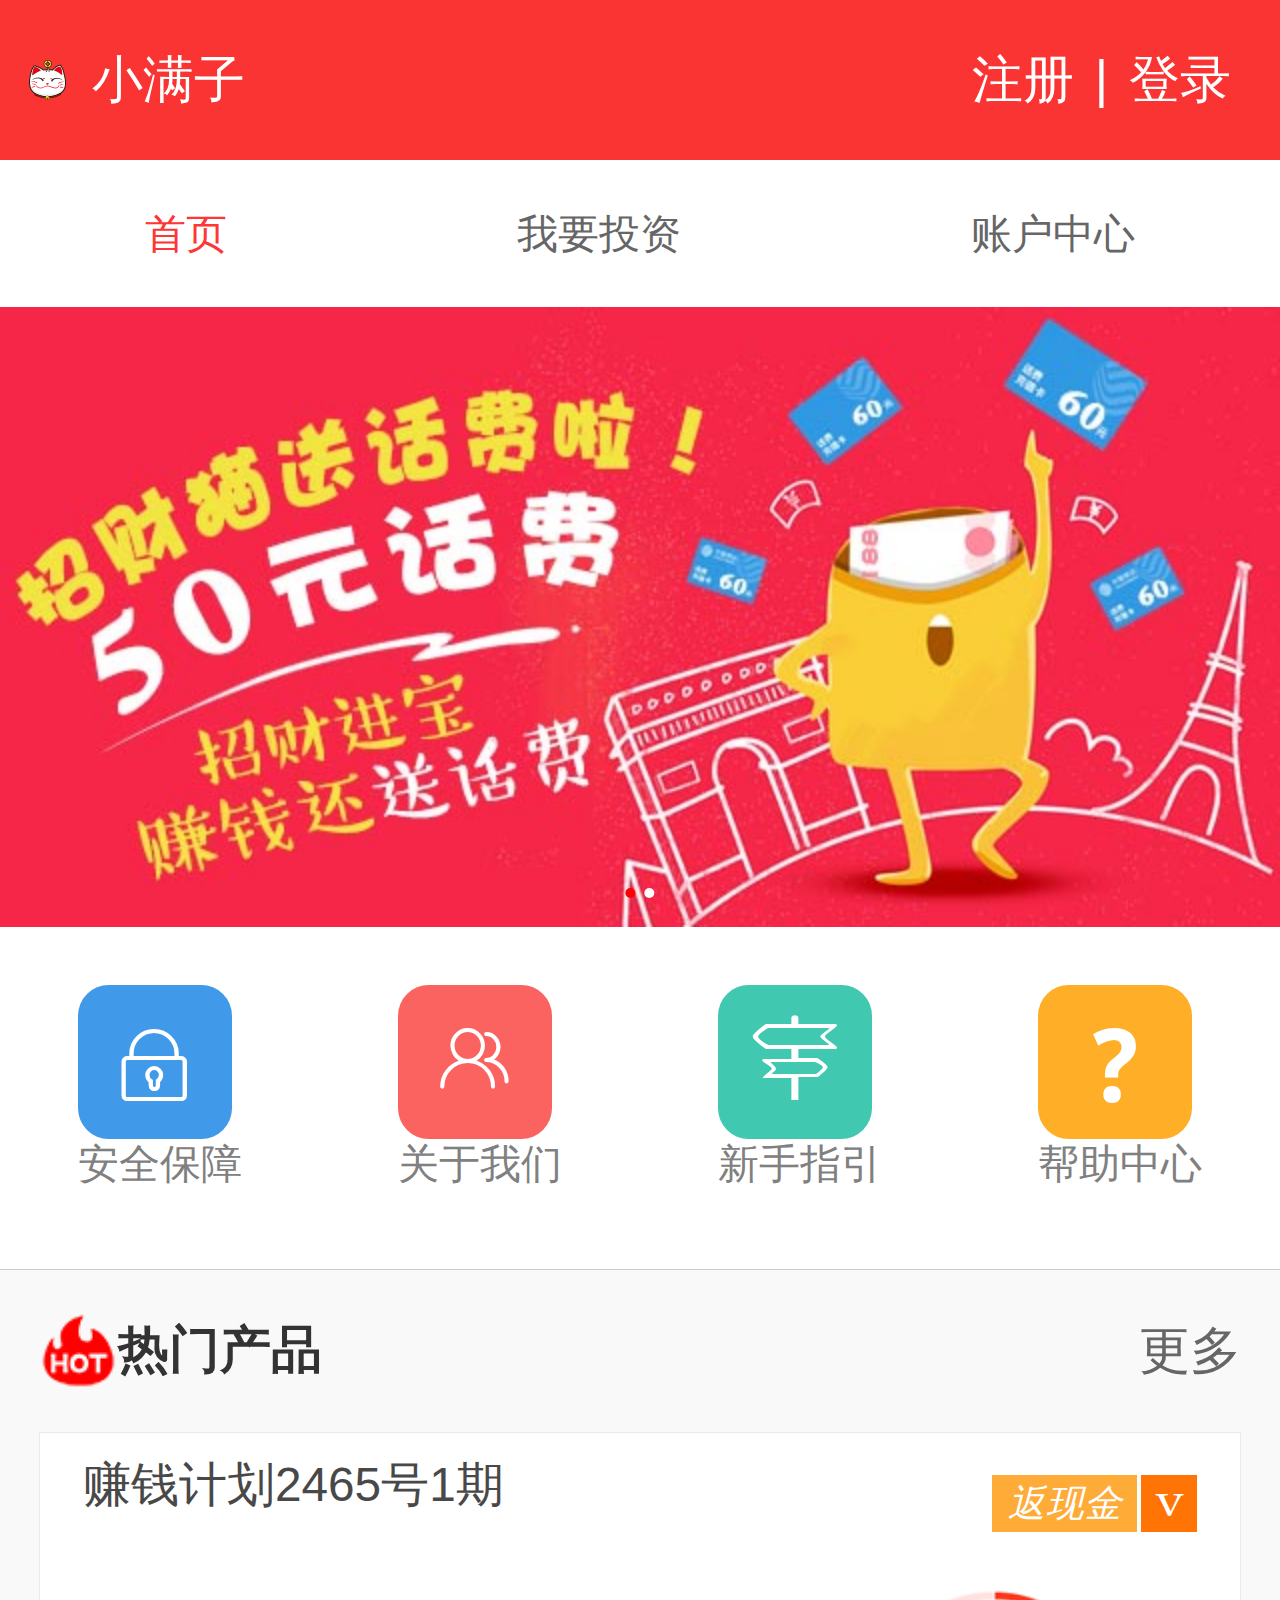
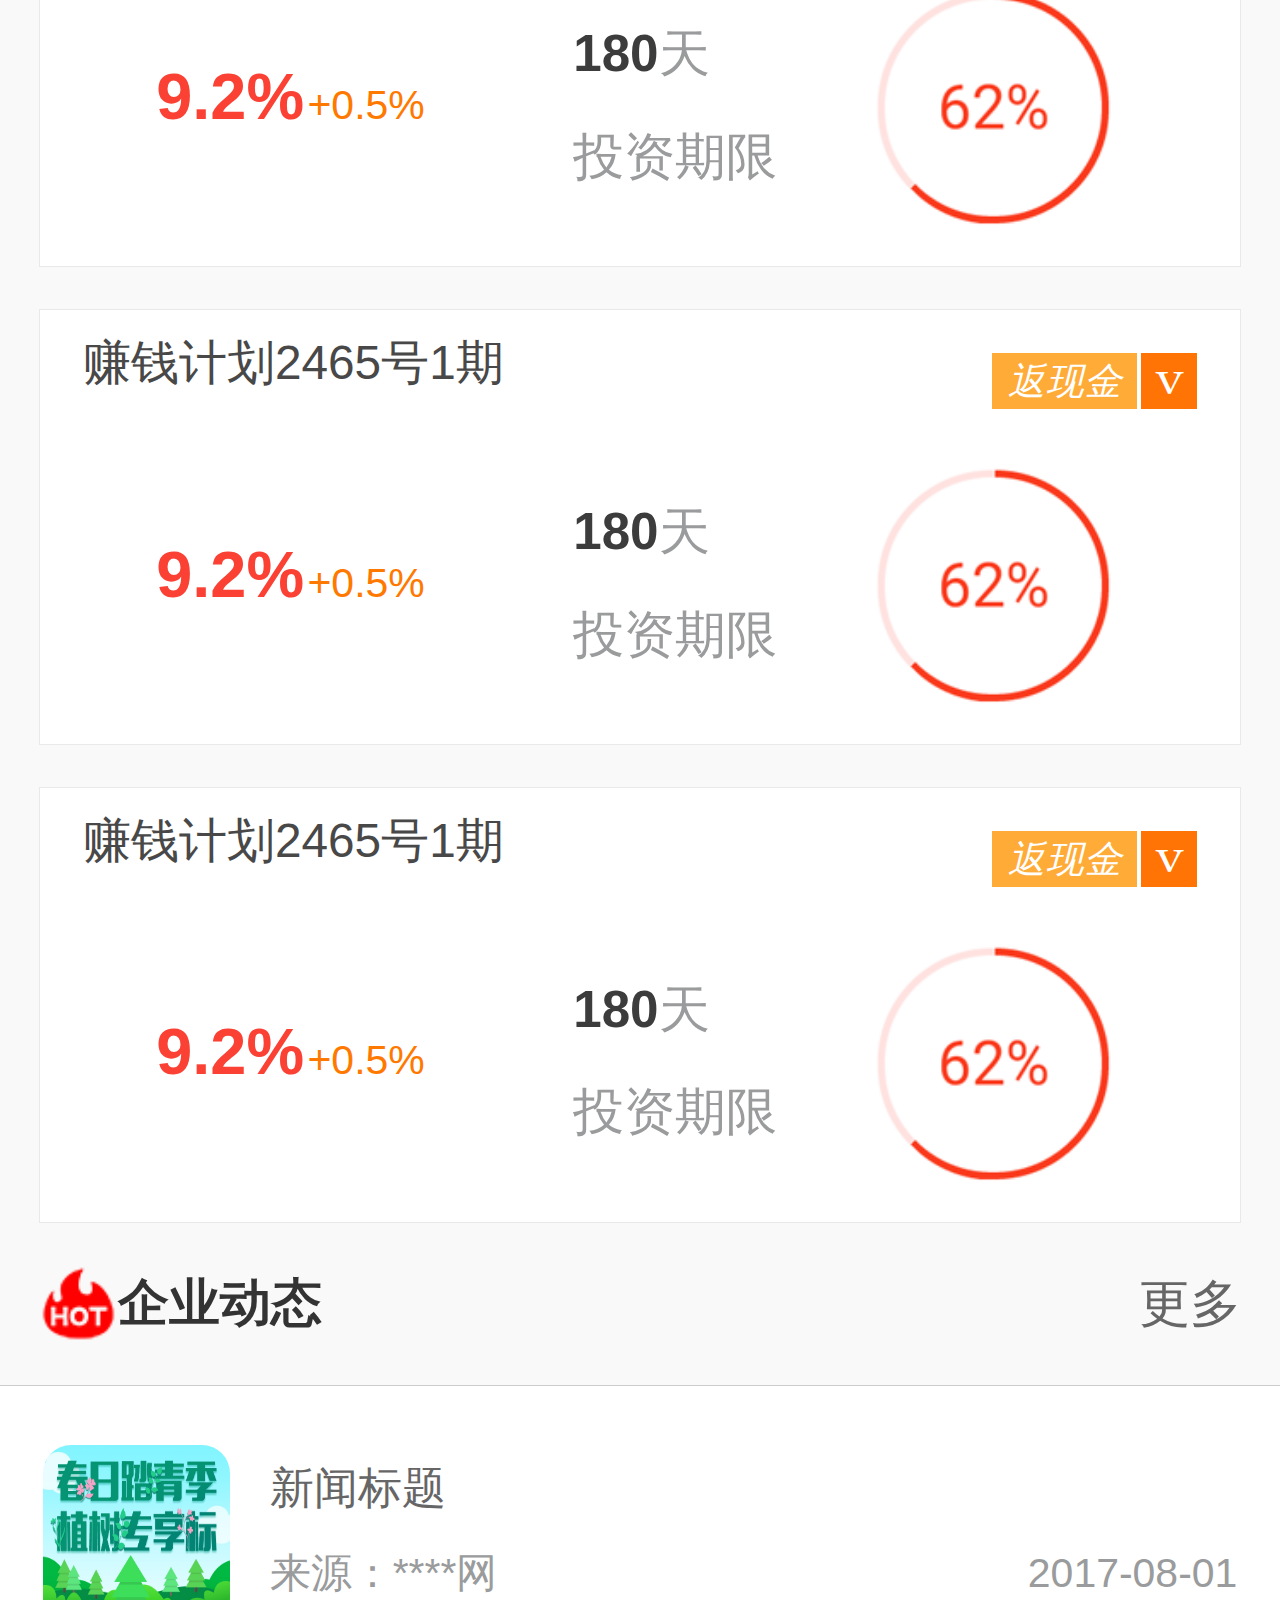
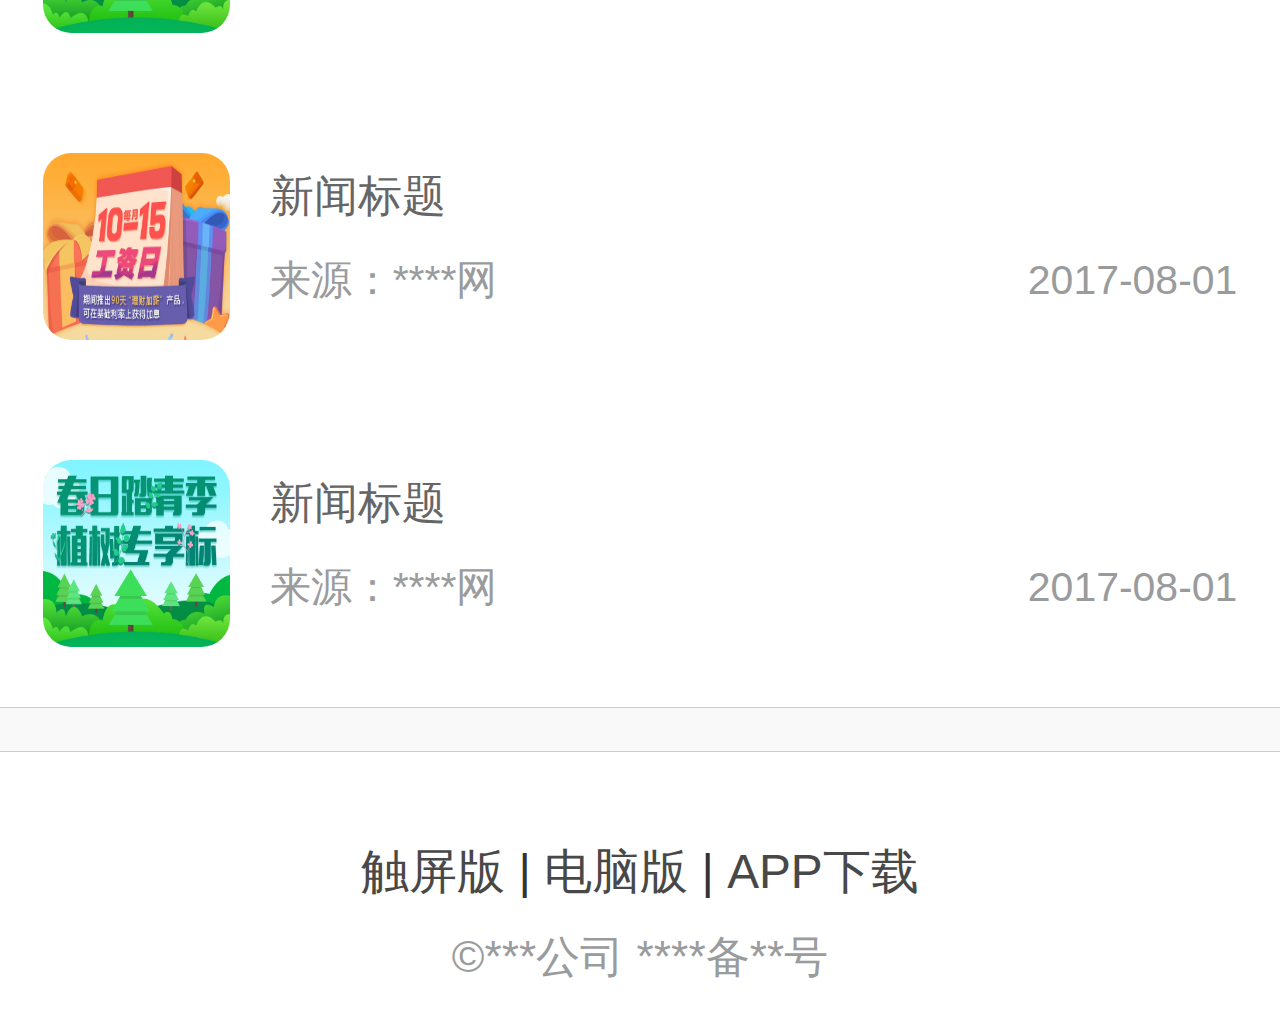
<file: index.html>
<html>
	<head>
		<title>小满子</title>
		<meta name="viewport" content="width=device-width,initial-scale=1,minimum-scale=1,maximum-scale=1,user-scalable=no" />
		<meta charset="utf-8"/>
		<link rel="stylesheet" href="css/index.css" />
		<link rel="stylesheet" href="css/iconfont.css" />
		<script type="text/javascript">
//			var fs = document.ducumentElement.clientWidth * 100 / 750;
			var fs = document.documentElement.clientWidth / 750 * 100; 
			document.querySelector('html').style.fontSize=fs+'px'
			
		</script>	
	</head>
	
	<body>
		<header>
			<ul class="headerchild">
				<li class="item1">
					<a href="">
						<img src="img/logo.png" alt="" />
						<h1>小满子</h1>
					</a>
				</li>
				<li class="item2">
					<a href="">注册</a> | <a href="">登录</a>
				</li>
			</ul>
	
				
			</div>
		</header>
		<section class="topnav">
		
			<a href="">首页</a>
			<a href="">我要投资</a>
			<a href="">账户中心</a>
		</section>
		<div id='slider' class='swipe'>
			  <div class='swipe-wrap'>
			    <div class="page">
			    	<img src="img/slider1.jpg" />
			    </div>
			    <div class="page">
			    	<img src="img/slider2.jpg" alt="" />
			    </div>
			   
			  </div>
		  
		  
		   <div class="indirector">
		    	<span class="on"></span>
		    	<span></span>
		    </div>
		    
		</div>
		<section class="usernav">
				<a href="">
					<i class="iconfont icon-suo"></i>
					<div>安全保障</div>
				</a>
				<a href="">
					<i class="iconfont icon-women"></i>
					<div>关于我们</div>
				</a>
				<a href="">
					<i class="iconfont icon-xinshouzhiyin"></i>
					<div>新手指引</div>
				</a>
				<a href="">
					<i class="iconfont icon-wenti"></i>
					<div>帮助中心</div>
				</a>
		</section>
		<section class="hotProducts">
			<div class="title">
				<h3>热门产品</h3><a href="">更多</a>
			</div>
			<ul class="itemlist">
				<li class="item">
					<a href="detail.html">
					<div class="item-title">
						<h4>赚钱计划2465号1期</h4>
						<span>
							<i class="cash">返现金</i>
							<i class="iconfont icon-vip"></i>
						</span>
					</div>
					<div class="data">
						<div class="data1">
							<strong>9.2%</strong>
							<em>+0.5%</em>
						</div>
						<div class="data2">
							<p><strong>180</strong>天</p>
							<p>投资期限</p>
						</div>
						<div class="data3">
							<img src="img/data3.png" alt="" />
						</div>
					</div>
					</a>
				</li>
				<li class="item">
					<div class="item-title">
						<h4>赚钱计划2465号1期</h4>
						<span>
							<i class="cash">返现金</i>
							<i class="iconfont icon-vip"></i>
						</span>
					</div>
					<div class="data">
						<div class="data1">
							<strong>9.2%</strong>
							<em>+0.5%</em>
						</div>
						<div class="data2">
							<p><strong>180</strong>天</p>
							<p>投资期限</p>
						</div>
						<div class="data3">
							<img src="img/data3.png" alt="" />
						</div>
					</div>
				</li>
				<li class="item">
					<div class="item-title">
						<h4>赚钱计划2465号1期</h4>
						<span>
							<i class="cash">返现金</i>
							<i class="iconfont icon-vip"></i>
						</span>
					</div>
					<div class="data">
						<div class="data1">
							<strong>9.2%</strong>
							<em>+0.5%</em>
						</div>
						<div class="data2">
							<p><strong>180</strong>天</p>
							<p>投资期限</p>
						</div>
						<div class="data3">
							<img src="img/data3.png" alt="" />
						</div>
					</div>
				</li>
			</ul>
		</section>
		
		<section class="news">
			<div class='title'>
				<h3>企业动态</h3><a href="">更多</a>
			</div>
			<ul class="data">
				<li class="data1">
					<a class="data1-list" href="">
						<img src="img/news20170310144045_植树节专享标题.jpg" alt="" />
						<div>
							<p>新闻标题</p>
							<p>
								<span>来源：****网</span>
								<span>2017-08-01</span>
							</p>
						</div>
					</a>	
				</li>
				<li class="data1">
					<a class="data1-list" href="">
						<img src="img/news20170309133946_工资日标题.jpg" alt="" />
						<div>
							<p>新闻标题</p>
							<p>
								<span>来源：****网</span>
								<span>2017-08-01</span>
							</p>
						</div>
					</a>	
				</li>
				<li class="data1">
					<a class="data1-list" href="">
						<img src="img/news20170310144045_植树节专享标题.jpg" alt="" />
						<div>
							<p>新闻标题</p>
							<p>
								<span>来源：****网</span>
								<span>2017-08-01</span>
							</p>
						</div>
					</a>	
				</li>
			</ul>
		</section>
		
		<footer>
			<div class="showchoose">
				<a href="">触屏版</a> |
				<a href="">电脑版</a> |
				<a href="">APP下载</a>
			</div>
			<p>&copy;***公司 ****备**号</p>
		</footer>
		
		
		<script type="text/javascript" src="js/zepto/zepto.js"></script>
		<script src="./js/zepto/event.js" type="text/javascript" charset="utf-8"></script>
		<script src="js/swipe.js" type="text/javascript" charset="utf-8"></script>
		<script type="text/javascript">
			
			window.mySwipe = Swipe(document.getElementById('slider'),
				{
				  startSlide: 0, //第几张开始
				  speed: 400,
				  auto: 0, 	  //是否自动播放。为0就不会自动播放
				  continuous: true,//无限循环
				  disableScroll: false,
				  stopPropagation: false,
				  callback: function(index, elem) {
				  	
				    $(".indirector span").eq(index%2).addClass("on").siblings().removeClass("on");
				  	console.info("callback",index,elem);
				  	
				  },
				  transitionEnd: function(index, elem) {
				  	console.info("transitionEnd",index,elem)
				  	
				  }
				}
			);
			
			$(".indirector span").on("click",function(){
				var index = $(this).index();
				mySwipe.slide(index, 2000)
			})
			
			
			
			
			
			
		</script>
		
	</body>
</html>
</file>
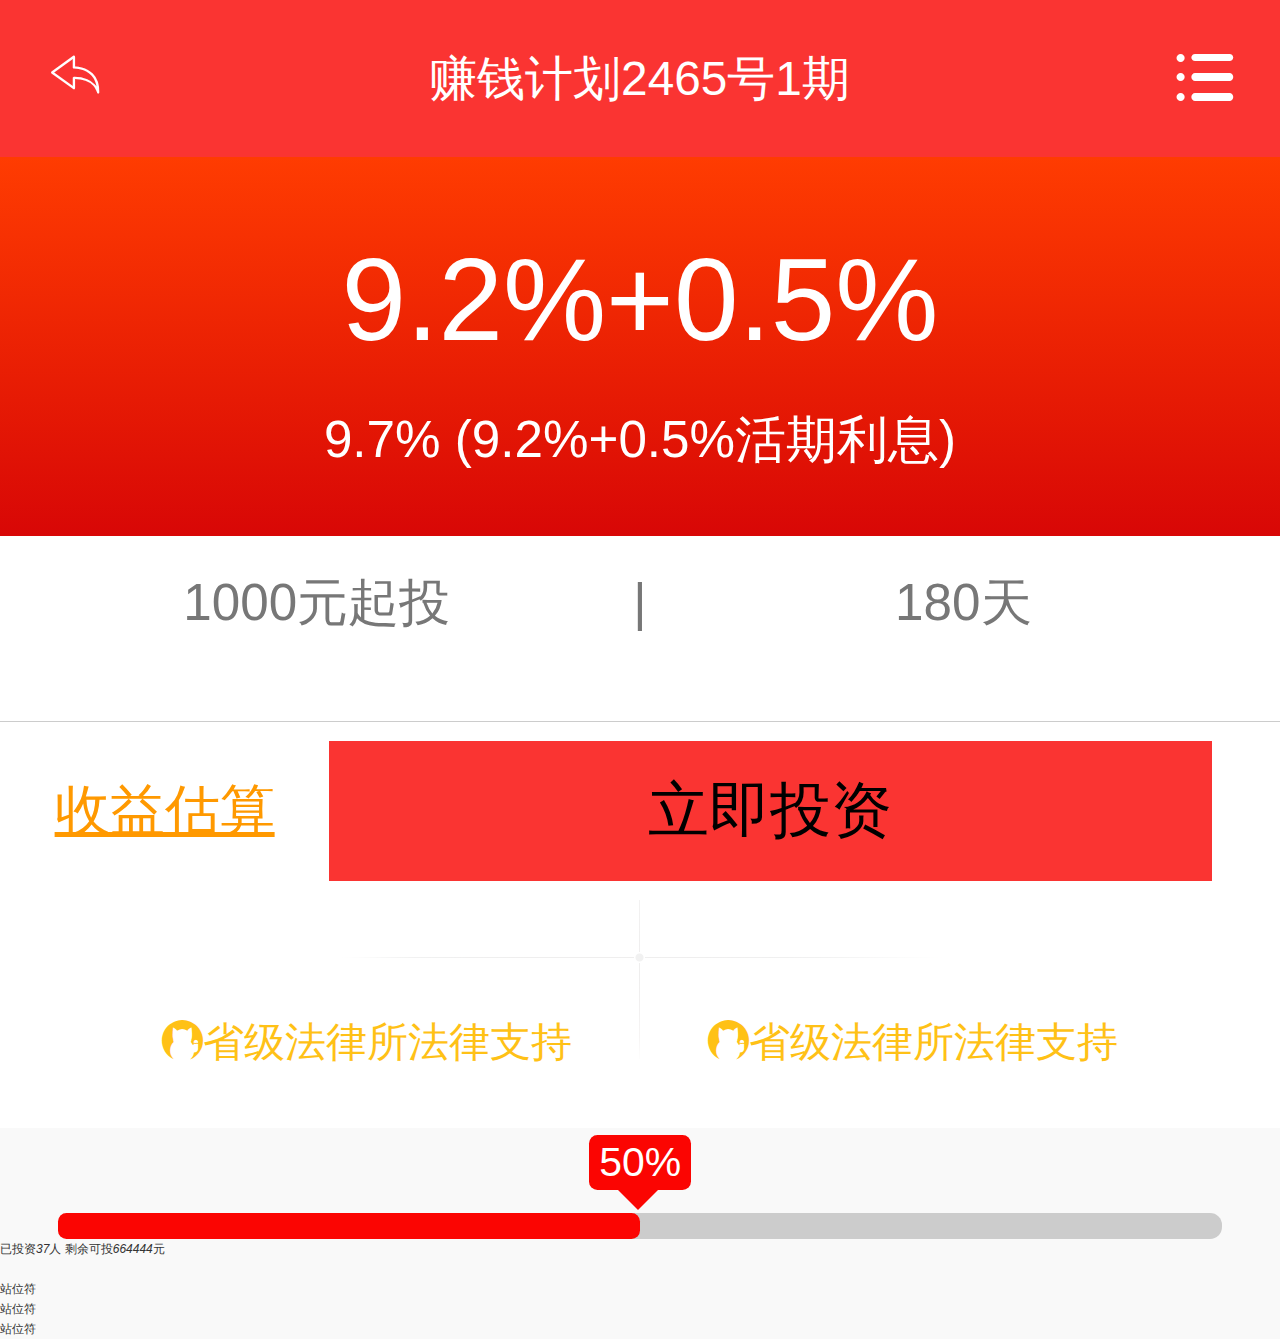
<file: detail.html>
<!DOCTYPE html>
<html>
	<head>
		<meta charset="UTF-8">
		<meta name="viewport" content="width=device-width,initial-scale=1,minimum-scale=1,maximum-scale=1,user-scalable=no" />
		<title>Details</title>
		<link rel="stylesheet" href="css/iconfont.css" />
		<link rel="stylesheet" href="css/detail.css" />
		<script type="text/javascript">
			var fs=document.documentElement.clientWidth/750*100;
			document.querySelector('html').style.fontSize=fs+'px';
		</script>
	</head>
	<body>
		<header>
			<i class="iconfont icon-fanhui"></i>
			<h3>赚钱计划2465号1期</h3>
			<i class="iconfont icon-caidan"></i>
		</header>
		<section class="banner">
			<p>9.2%+0.5%</p>
			<p>9.7% (9.2%+0.5%活期利息)</p>
		</section>
		<section class="plan">
			<a href="">1000元起投</a> | <a href="">180天</a>
		</section>
		<section class="support">
			<div class="data-list">
				<div><i class="iconfont icon-zhengmian"></i><span>省级法律所法律支持</span></div>
				<div><i class="iconfont icon-zhengmian"></i><span>省级法律所法律支持</span></div>
				<div><i class="iconfont icon-zhengmian"></i><span>省级法律所法律支持</span></div>
				<div><i class="iconfont icon-zhengmian"></i><span>省级法律所法律支持</span></div>
			</div>
		</section>
		<section class="proccess">
			<div class="proccessbody">
				<div class="pro-front" data-proccess="50"></div>
				<div class="pro-block">0%</div>
			</div>
			<p class="pro-info">
				<span>已投资<em>37</em>人</span>
				<span>剩余可投<em>664444</em>元</span>
			</p>
		</section>
		<div>
			<br>站位符
				<br>站位符
					<br>站位符
												
		</div>
		<footer>
			<a href="">收益估算</a>
			<button>立即投资</button>
		</footer>
		<script src="js/zepto/zepto.js" type="text/javascript" charset="utf-8"></script>
		<script src="js/zepto/event.js" type="text/javascript" charset="utf-8"></script>
		<script src="js/zepto/touch.js" type="text/javascript" charset="utf-8"></script>		
		<script type="text/javascript">
			//进度条
			window.requestAnimFrame = (function(){
				  return  window.requestAnimationFrame       ||
				          window.webkitRequestAnimationFrame ||
				          window.mozRequestAnimationFrame    ||
				          function( callback ){
				            window.setTimeout(callback, 1000 / 60);
				          };
			})();
			
			window.cancelrequestAnimFrame = (function(){
				  return  window.cancelAnimationFrame   ||
				          window.webkitCancelAnimationFrame ||
				          window.mozCancelAnimationFrame    ||
				          window.clearTimeout;
				          
			})();
			$(function(){
				var value= $('.pro-front').attr('data-proccess');
				var totalwidth=$('.proccessbody').width();
				var currentvalue=0;
				var prowidth=value/100 * totalwidth;
				var pblockWidth=$('.pro-block').width();
				console.info(prowidth);
				console.info(pblockWidth);
				$('.pro-front').css('width',prowidth);
				$('.pro-block').css("left",prowidth-pblockWidth/2);
				function addNumber(){
					var step=value/30;
					currentvalue=currentvalue+step;
					currentvalue=currentvalue>value?value:currentvalue;
					$('.pro-block').html(currentvalue+"%");
					var timer=requestAnimationFrame(function(){
						
						addNumber();	
					});
					
					if(currentvalue>=value){
						cancelAnimationFrame(timer);
					}
				}
				addNumber();
				
				$('button').on({'tap':function(){
					value++;
					value=value>100?100:value;
					
					console.info(value);
					
					$('.pro-front').css('width',prowidth);
					$('.pro-block').css("left",prowidth-pblockWidth/2);
					prowidth=value/100 * totalwidth;
					addNumber();
					}
				})
			})
		</script>
	</body>
</html>
</file>
<file: css/index.css>
body {
  background: #f9f9f9;
}
html,
body,
ul,
li,
ol,
dl,
dd,
dt,
p,
h1,
h2,
h3,
h4,
h5,
h6,
form,
fieldset,
legend,
img,
footer {
  margin: 0;
  padding: 0;
  box-sizing: border-box;
}
fieldset,
img {
  border: none;
}
img {
  display: block;
}
address,
caption,
cite,
code,
dfn,
th,
var {
  font-style: normal;
  font-weight: normal;
}
ul,
ol {
  list-style: none;
}
input {
  padding-top: 0;
  padding-bottom: 0;
  font-family: "SimSun", "宋体";
}
input::-moz-focus-inner {
  border: none;
  padding: 0;
}
select,
input {
  vertical-align: middle;
}
select,
input,
textarea {
  font-size: 12px;
  margin: 0;
}
input[type="text"],
input[type="password"],
textarea {
  outline-style: none;
  -webkit-appearance: none;
}
textarea {
  resize: none;
}
input,
textarea {
  background: none;
  border: none;
}
table {
  border-collapse: collapse;
}
body {
  color: #333;
  font: 12px/20px "微软雅黑", "SimSun", "Arial Narrow", HELVETICA;
  background: #f9f9f9;
}
a {
  color: #666;
  text-decoration: none;
}
a:visited {
  color: #666;
}
a:hover,
a:active,
a:focus {
  color: #ff8400;
  text-decoration: underline;
}
header .headerchild {
  padding-left: 0.17rem;
  padding-right: 0.17rem;
  display: flex;
  background: #fa3432;
  height: 0.94rem;
  align-items: center;
  justify-content: space-between;
}
header .headerchild .item1 a {
  display: flex;
  align-items: center;
}
header .headerchild .item1 a img {
  margin-right: 0.15rem;
}
header .headerchild .item1 a h1 {
  font-size: 0.3rem;
  color: #fff;
  font-weight: normal;
}
header .headerchild .item2 {
  display: flex;
  font-size: 0.3rem;
  color: #fff;
}
header .headerchild .item2 a {
  padding-left: 0.12rem;
  padding-right: 0.12rem;
  font-size: 0.3rem;
  color: #fff;
}
section {
  background: #fff;
}
.topnav {
  display: flex;
  height: 0.86rem;
  font-size: 0.24rem;
  align-items: center;
  justify-content: space-around;
}
.topnav a:nth-of-type(1) {
  color: #ff3636;
}
.swipe {
  overflow: hidden;
  visibility: hidden;
  position: relative;
}
.swipe .swipe-wrap {
  overflow: hidden;
  position: relative;
}
.swipe .swipe-wrap > div {
  float: left;
  width: 100%;
  position: relative;
}
.swipe img {
  width: 100%;
}
.swipe .indirector {
  position: absolute;
  bottom: 20px;
  left: 50%;
  transform: translateX(-50%);
}
.swipe .indirector span {
  display: inline-block;
  margin: 3px;
  width: 10px;
  height: 10px;
  border-radius: 50%;
  background-color: #fff;
}
.swipe .indirector span.on {
  background-color: red;
}
.usernav {
  height: 2rem;
  display: flex;
  justify-content: space-around;
}
.usernav a div {
  font-size: 0.24rem;
  color: #808080;
  margin-top: 0.09rem;
}
.usernav .iconfont {
  display: block;
  color: #fff;
  font-size: 0.5rem;
  height: 0.9rem;
  width: 0.9rem;
  margin-top: 0.34rem;
  line-height: 0.9rem;
  text-align: center;
  border-radius: 20%;
}
.usernav .icon-suo {
  background: #4099E9;
}
.usernav .icon-women {
  background: #FB6361;
}
.usernav .icon-xinshouzhiyin {
  background: #40C8B0;
}
.usernav .icon-wenti {
  background: #FFAE28;
}
.hotProducts {
  padding-left: 0.23rem;
  padding-right: 0.23rem;
  border-top: 1px solid #ccc;
  background: #f9f9f9;
}
.hotProducts .title {
  display: flex;
  height: 0.95rem;
  align-items: center;
  justify-content: space-between;
}
.hotProducts .title h3 {
  font-size: 0.3rem;
  height: 0.46rem;
  line-height: 0.46rem;
  padding-left: 0.46rem;
  background: url(../img/home_ico_09.png) no-repeat;
  background-size: 0.46rem, 0.46rem;
}
.hotProducts .title a {
  font-size: 0.3rem;
}
.hotProducts .itemlist .item {
  padding: 0.25rem;
  margin-bottom: 0.25rem;
  background: #fff;
  border: 1px solid #e9e9e8;
  height: 2.55rem;
}
.hotProducts .itemlist .item:last-child {
  margin-bottom: 0rem;
}
.hotProducts .itemlist .item .item-title {
  display: flex;
  justify-content: space-between;
}
.hotProducts .itemlist .item .item-title h4 {
  font-size: 0.28rem;
  color: #494848;
  font-weight: normal;
}
.hotProducts .itemlist .item .item-title span {
  height: 0.33rem;
}
.hotProducts .itemlist .item .item-title span .cash {
  display: inline-block;
  width: 0.85rem;
  height: 0.33rem;
  font-size: 0.22rem;
  background-color: #ffAB37;
  color: #fff;
  vertical-align: middle;
  line-height: 0.33rem;
  text-align: center;
}
.hotProducts .itemlist .item .item-title span .icon-vip {
  display: inline-block;
  width: 0.33rem;
  height: 0.33rem;
  font-size: 0.18rem;
  background-color: #ff7404;
  color: #fff;
  vertical-align: middle;
  line-height: 0.33rem;
  text-align: center;
}
.hotProducts .itemlist .item .data {
  margin-top: 0.32rem;
  display: flex;
  align-items: center;
}
.hotProducts .itemlist .item .data .data1 {
  margin-left: 0.43rem;
  margin-right: 0.87rem;
}
.hotProducts .itemlist .item .data .data1 strong {
  font-size: 0.38rem;
  color: #fb4034;
}
.hotProducts .itemlist .item .data .data1 em {
  font-size: 0.24rem;
  color: #FF7900;
  font-style: normal;
}
.hotProducts .itemlist .item .data .data2 {
  font-size: 0.3rem;
}
.hotProducts .itemlist .item .data .data2 p {
  color: #9a9b9c;
  line-height: 0.6rem;
}
.hotProducts .itemlist .item .data .data2 strong {
  color: #3d3c3c;
}
.hotProducts .itemlist .item .data .data3 {
  margin-left: 0.56rem;
}
.hotProducts .itemlist .item .data .data3 img {
  width: 1.4rem;
}
.news {
  background: #f9f9f9;
  margin-bottom: 0.23rem;
}
.news .title {
  display: flex;
  height: 0.95rem;
  padding-left: 0.23rem;
  padding-right: 0.23rem;
  align-items: center;
  justify-content: space-between;
}
.news .title h3 {
  font-size: 0.3rem;
  height: 0.46rem;
  line-height: 0.46rem;
  padding-left: 0.46rem;
  background: url(../img/home_ico_09.png) no-repeat;
  background-size: 0.46rem, 0.46rem;
}
.news .title a {
  font-size: 0.3rem;
}
.news .data {
  border-top: 1px solid #ccc;
  border-bottom: 1px solid #ccc;
  background: #fff;
}
.news .data .data1 {
  padding: 0.25rem;
  padding-top: 0.35rem;
  padding-bottom: 0.35rem;
}
.news .data .data1 .data1-list {
  display: flex;
}
.news .data .data1 .data1-list img {
  width: 1.1rem;
  height: 1.1rem;
  border-radius: 15%;
  margin-right: 0.23rem;
}
.news .data .data1 .data1-list div {
  flex: 1 1 auto;
}
.news .data .data1 .data1-list div p {
  display: flex;
  justify-content: space-between;
  line-height: 0.5rem;
}
.news .data .data1 .data1-list div p:first-child {
  font-size: 0.26rem;
}
.news .data .data1 .data1-list div p:last-child {
  font-size: 0.24rem;
  color: #9a9b9c;
}
footer {
  padding-top: 0.45rem;
  text-align: center;
  line-height: 0.5rem;
  margin-top: 0.25rem;
  height: 1.65rem;
  border-top: 1px solid #ccc;
  background: #fff;
}
footer .showchoose {
  font-size: 0.28rem;
}
footer .showchoose a {
  font-size: 0.28rem;
  color: #494848;
}
footer p {
  font-size: 0.26rem;
  color: #9a9b9c;
}
</file>
<file: css/iconfont.css>
@font-face {font-family: "iconfont";
  src: url('../font/iconfont.eot?t=1494812464862'); /* IE9*/
  src: url('../font/iconfont.eot?t=1494812464862#iefix') format('embedded-opentype'), /* IE6-IE8 */
  url('../font/iconfont.woff?t=1494812464862') format('woff'), /* chrome, firefox */
  url('../font/iconfont.ttf?t=1494812464862') format('truetype'), /* chrome, firefox, opera, Safari, Android, iOS 4.2+*/
  url('../font/iconfont.svg?t=1494812464862#iconfont') format('svg'); /* iOS 4.1- */
}

.iconfont {
  font-family:"iconfont" !important;
  font-size:16px;
  font-style:normal;
  -webkit-font-smoothing: antialiased;
  -moz-osx-font-smoothing: grayscale;
}

.icon-zhuye:before { content: "\3478"; }

.icon-vip:before { content: "\3434"; }

.icon-fanhui:before { content: "\f000c"; }

.icon-chongzhi:before { content: "\f029c"; }

.icon-wenti:before { content: "\f00bd"; }

.icon-shouji:before { content: "\e625"; }

.icon-tubiao3:before { content: "\e6e3"; }

.icon-caidan:before { content: "\e6dc"; }

.icon-iconfontzhuce:before { content: "\e639"; }

.icon-home:before { content: "\e6b8"; }

.icon-iconziti10:before { content: "\e613"; }

.icon-faxian:before { content: "\e623"; }

.icon-suo:before { content: "\e681"; }

.icon-shouji1:before { content: "\e795"; }

.icon-dianhua:before { content: "\e621"; }

.icon-icon02:before { content: "\e604"; }

.icon-liwu:before { content: "\e647"; }

.icon-shangjia:before { content: "\e65a"; }

.icon-chazhao:before { content: "\e65c"; }

.icon-jiarugouwuche:before { content: "\e640"; }

.icon-faxian1:before { content: "\e608"; }

.icon-re:before { content: "\e61d"; }

.icon-renzheng:before { content: "\e646"; }

.icon-gouwuche:before { content: "\e6ff"; }

.icon-saomiao:before { content: "\e669"; }

.icon-vip1:before { content: "\e680"; }

.icon-book:before { content: "\e60d"; }

.icon-xin:before { content: "\e60e"; }

.icon-xiaoxi:before { content: "\e628"; }

.icon-order:before { content: "\e614"; }

.icon-lock-fill:before { content: "\e615"; }

.icon-wode:before { content: "\e60f"; }

.icon-xiuli0:before { content: "\e776"; }

.icon-qidong:before { content: "\e66e"; }

.icon-touzi:before { content: "\e643"; }

.icon-huiyuan:before { content: "\e62f"; }

.icon-552cc60056679:before { content: "\e619"; }

.icon-qiandao:before { content: "\e977"; }

.icon-zhengmian:before { content: "\e601"; }

.icon-shouhuo:before { content: "\f000f"; }

.icon-iconset0204:before { content: "\e667"; }

.icon-gengduo:before { content: "\e627"; }

.icon-qianbao:before { content: "\e6e2"; }

.icon-wenhao:before { content: "\e62a"; }

.icon-shouye:before { content: "\e605"; }

.icon-pay:before { content: "\e622"; }

.icon-icon:before { content: "\e600"; }

.icon-artboard13:before { content: "\e7e0"; }

.icon-zhiyin:before { content: "\e651"; }

.icon-buoumaotubiao45:before { content: "\e629"; }

.icon-icon4:before { content: "\e60a"; }

.icon-jiaruwomen:before { content: "\e735"; }

.icon-weibiaoti--:before { content: "\e803"; }

.icon-mao:before { content: "\e5fb"; }

.icon-xinshouzhiyin:before { content: "\e648"; }

.icon-start:before { content: "\e66b"; }

.icon-dianhuaqia:before { content: "\e77c"; }

.icon-women:before { content: "\e606"; }
</file>
<file: css/detail.css>
html,
body,
ul,
li,
ol,
dl,
dd,
dt,
p,
h1,
h2,
h3,
h4,
h5,
h6,
form,
fieldset,
legend,
img,
footer {
  margin: 0;
  padding: 0;
  box-sizing: border-box;
}
fieldset,
img {
  border: none;
}
img {
  display: block;
}
address,
caption,
cite,
code,
dfn,
th,
var {
  font-style: normal;
  font-weight: normal;
}
ul,
ol {
  list-style: none;
}
input {
  padding-top: 0;
  padding-bottom: 0;
  font-family: "SimSun", "宋体";
}
input::-moz-focus-inner {
  border: none;
  padding: 0;
}
select,
input {
  vertical-align: middle;
}
select,
input,
textarea {
  font-size: 12px;
  margin: 0;
}
input[type="text"],
input[type="password"],
textarea {
  outline-style: none;
  -webkit-appearance: none;
}
textarea {
  resize: none;
}
input,
textarea {
  background: none;
  border: none;
}
table {
  border-collapse: collapse;
}
body {
  color: #333;
  font: 12px/20px "微软雅黑", "SimSun", "Arial Narrow", HELVETICA;
  background: #f9f9f9;
}
a {
  color: #666;
  text-decoration: none;
}
a:visited {
  color: #666;
}
a:hover,
a:active,
a:focus {
  color: #ff8400;
  text-decoration: underline;
}
header {
  height: 0.92rem;
  padding-left: 0.27rem;
  padding-right: 0.27rem;
  color: #fff;
  background: #FA3432;
  display: flex;
  justify-content: space-between;
  align-items: center;
}
header .iconfont {
  font-size: 0.34rem;
}
header h3 {
  font-size: 0.28rem;
  font-weight: normal;
}
.banner {
  background: linear-gradient(to bottom, #ff3c01, #d80706);
  height: 2.22rem;
  text-align: center;
}
.banner p {
  color: #fff;
}
.banner p:first-child {
  font-size: 0.68rem;
  padding-top: 0.5rem;
  line-height: 0.68rem;
}
.banner p:last-child {
  font-size: 0.3rem;
  margin-top: 0.42rem;
}
.plan {
  background: #fff;
  display: flex;
  justify-content: space-around;
  align-items: center;
  height: 0.79rem;
  font-size: 0.3rem;
  color: #777;
}
.plan a {
  width: 50%;
  text-align: center;
  color: #777;
  font-size: 0.3rem;
}
.support {
  background: #fff;
  padding-top: 0.68rem;
}
.support .data-list {
  background: url(../img/detail_icon_bg.png) no-repeat center center;
  margin-left: 0.55rem;
  margin-right: 0.55rem;
  width: 6.4rem;
  height: 2rem;
  display: flex;
  flex-wrap: wrap;
  color: #ffc116;
  justify-content: space-around;
  align-items: center;
}
.support .data-list div .iconfont {
  width: 0.55rem;
  height: 0.55rem;
  text-align: center;
  line-height: 0.55rem;
  font-size: 0.24rem;
}
.support .data-list div span {
  font-size: 0.24rem;
}
.proccess {
  margin-top: 0.5rem;
}
.proccess .proccessbody {
  width: 6.82rem;
  height: 0.15rem;
  border-radius: 0.07rem;
  background: #ccc;
  margin: 0 auto;
  position: relative;
}
.proccess .proccessbody .pro-front {
  width: 0rem;
  height: 0.15rem;
  border-radius: 0.05rem;
  background-color: #fb0502;
  transition: width 0.5s linear;
}
.proccess .proccessbody .pro-block {
  width: 0.6rem;
  height: 0.32rem;
  line-height: 0.32rem;
  border-radius: 0.05rem;
  font-size: 0.24rem;
  text-align: center;
  color: #fff;
  position: absolute;
  top: -0.46rem;
  left: -0.3rem;
  transition: left 0.5s linear;
  background: #fb0502;
}
.proccess .proccessbody .pro-block:after {
  content: '';
  display: block;
  border-width: 12;
  width: 0;
  height: 0;
  overflow: hidden;
  border-style: solid dashed dashed dashed;
  border-color: #fb0502 transparent transparent transparent;
  border-width: 0.12rem;
  position: absolute;
  top: 0.32rem;
  left: 0.17rem;
}
footer {
  display: flex;
  align-items: center;
  background: #fff;
  position: fixed;
  width: 100%;
  bottom: 0;
  border-top: 1px solid #ccc;
  height: 1.05rem;
}
footer a {
  margin-right: 0.32rem;
  margin-left: 0.32rem;
  display: block;
  color: #f90;
  font-size: 0.32rem;
  text-decoration: underline;
}
footer a:visited {
  color: #f90;
}
footer button {
  width: 5.17rem;
  height: 0.82rem;
  font-size: 0.36rem;
  border-radius: ;
  background: #fa3432;
  border: none;
  outline: none;
}
</file>
